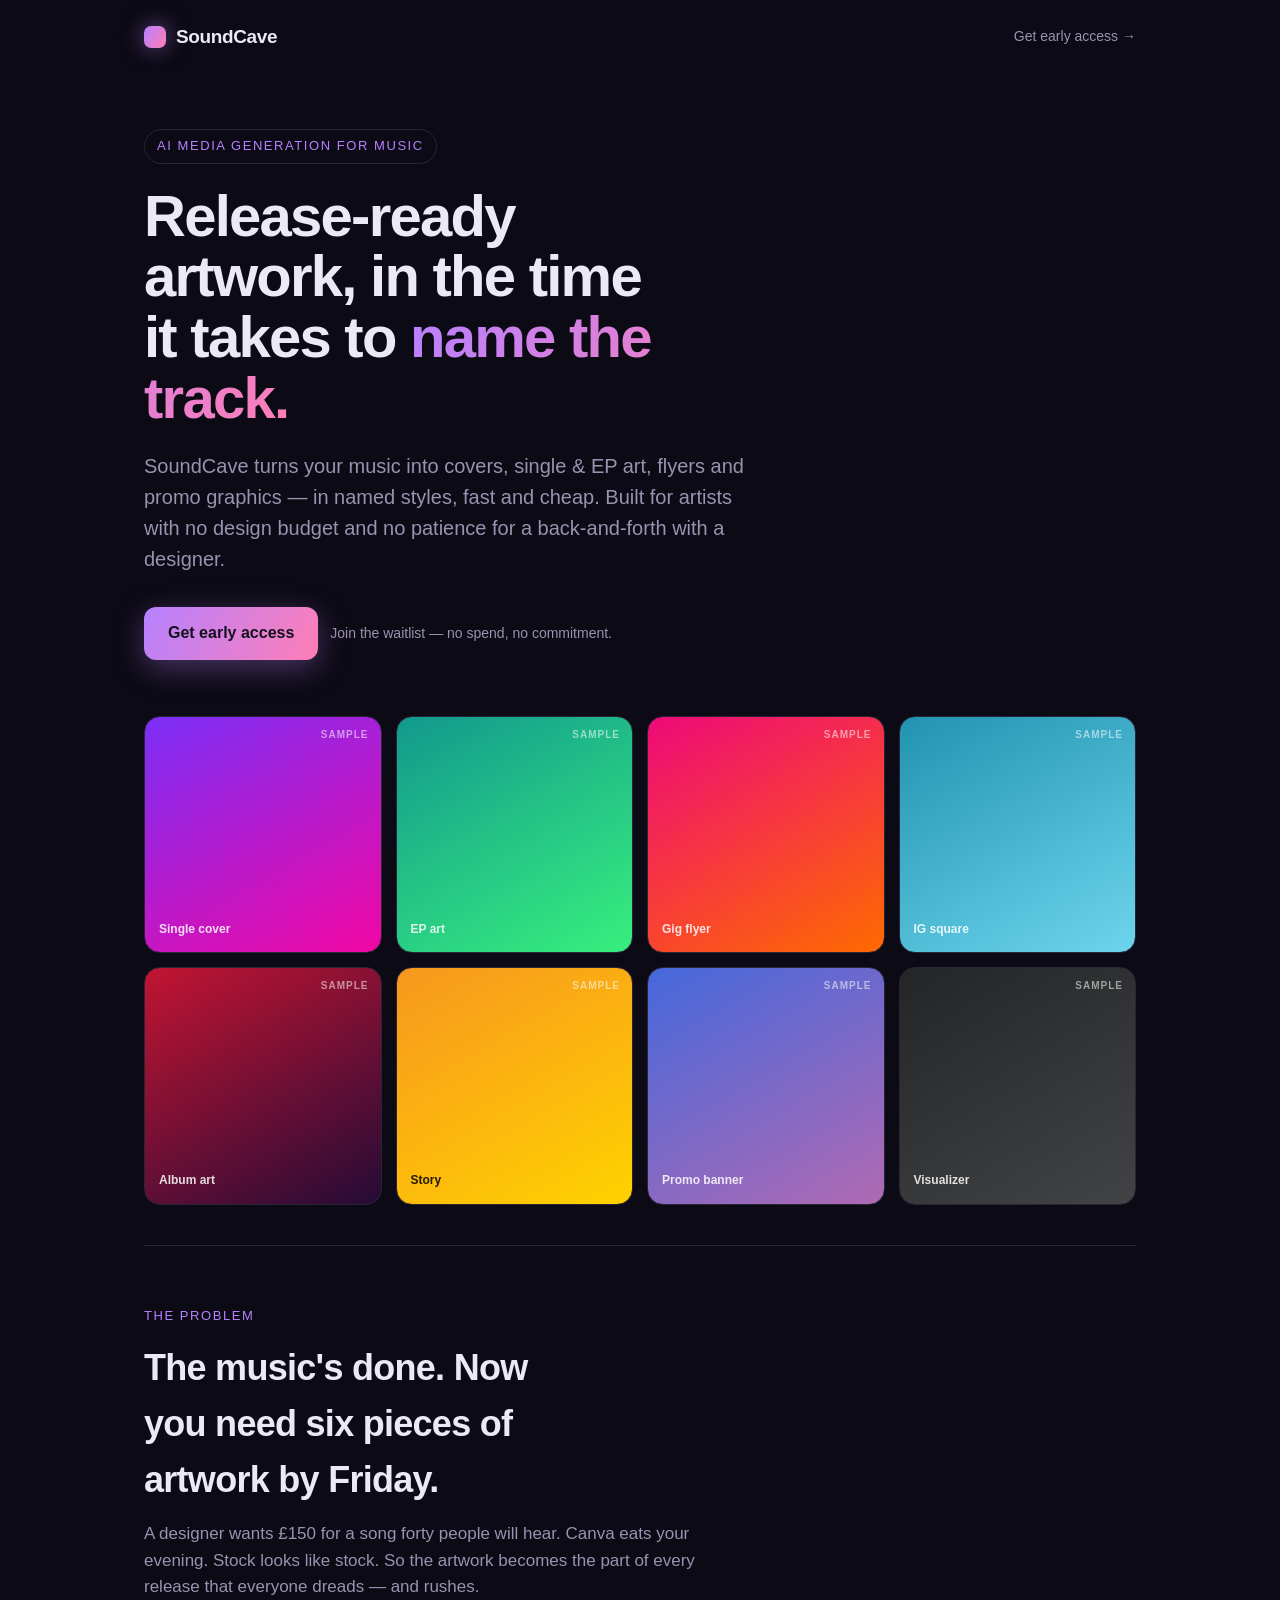
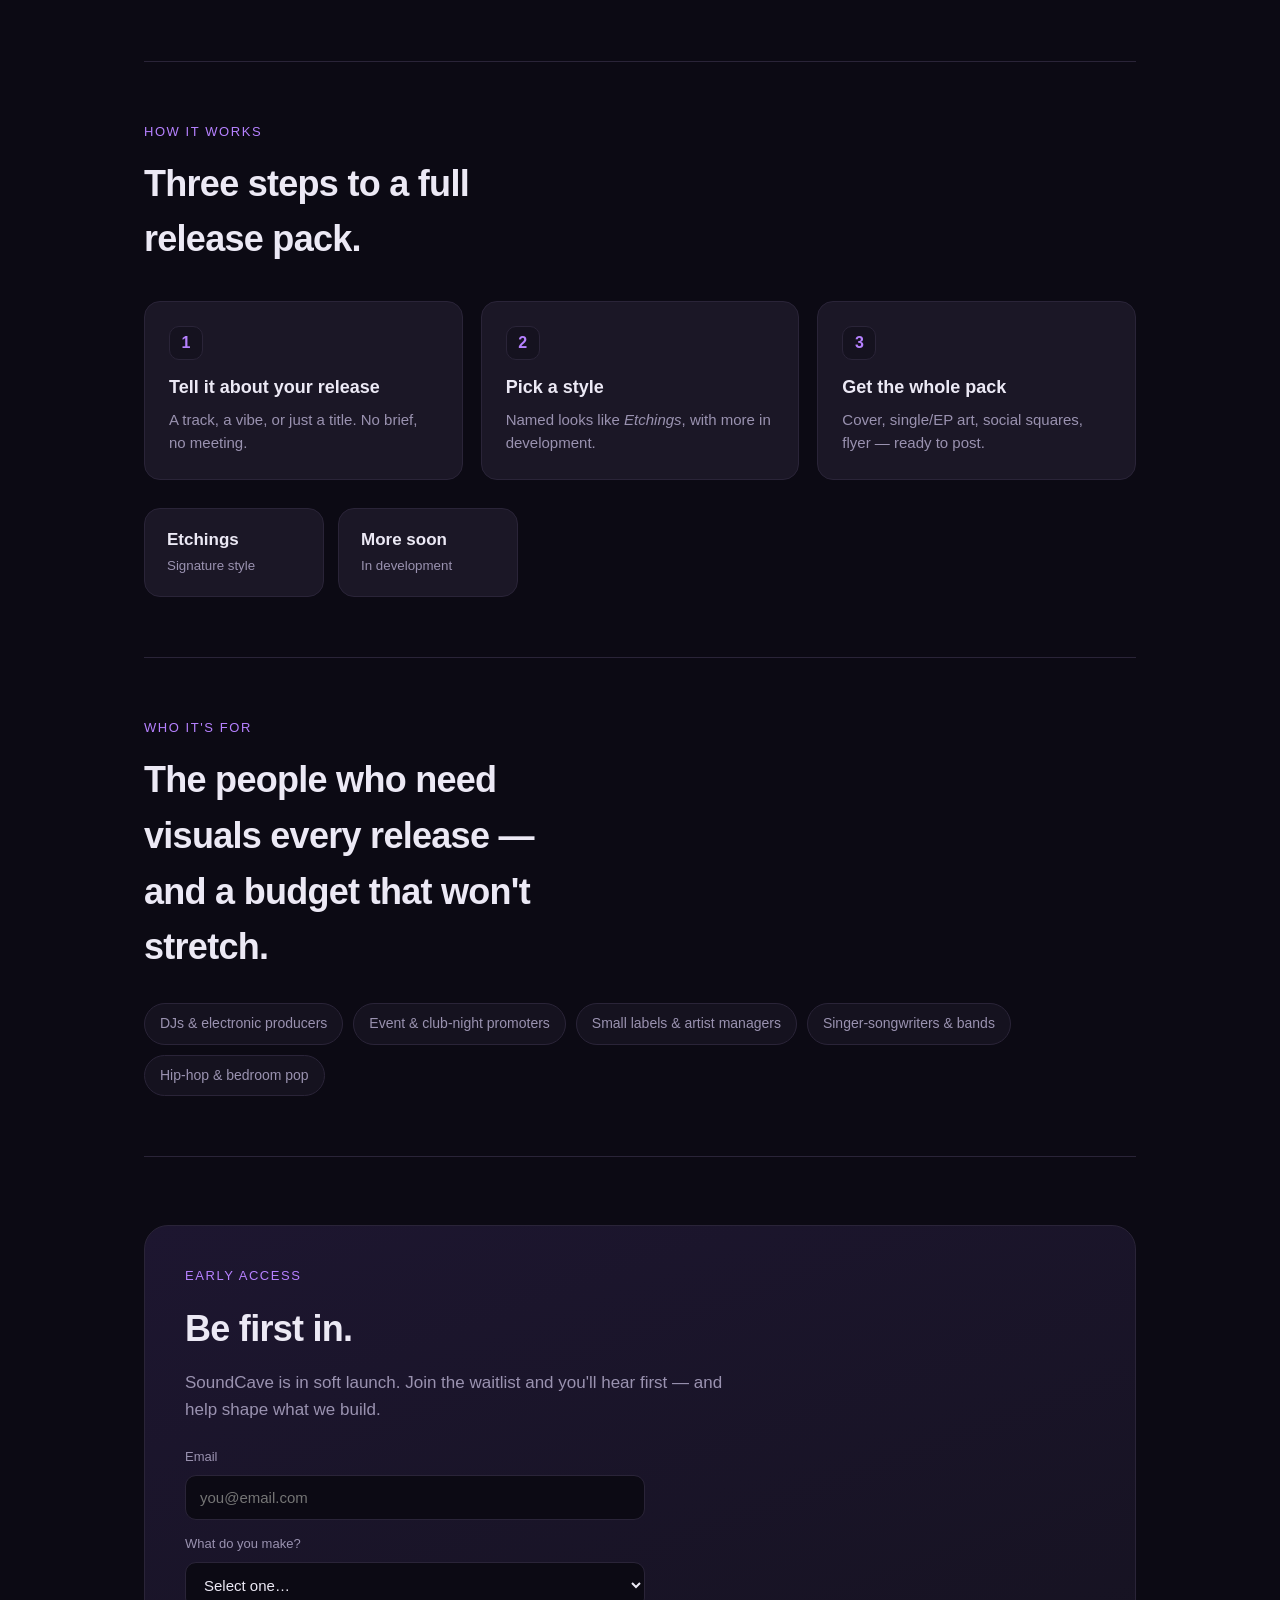
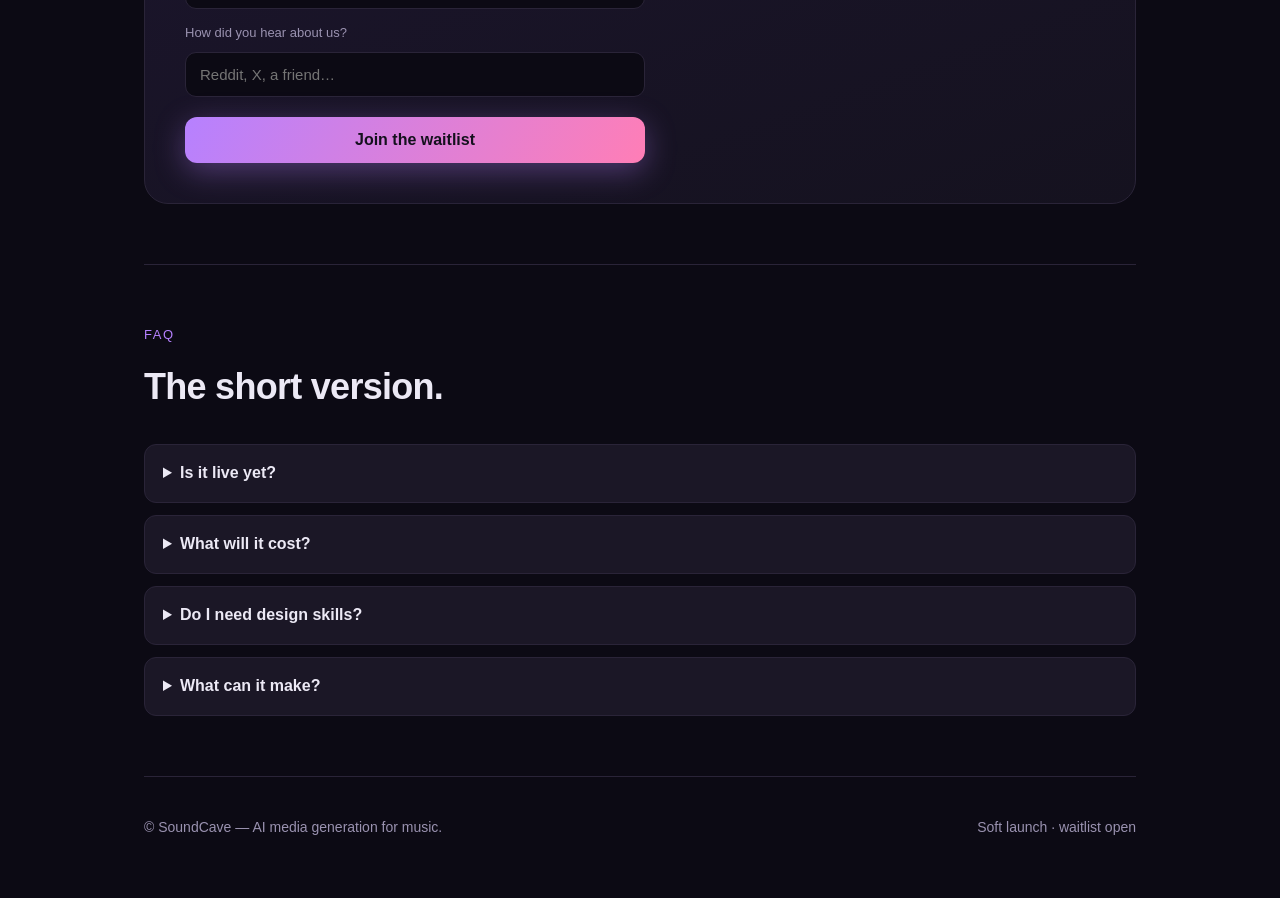
<file: gtm/landing/index.html>
<!DOCTYPE html>
<!--
  SoundCave — waitlist landing page (front-end mock).
  Self-contained: no build step, no external deps. Open directly in a browser.
  The form is front-end only; on submit it shows a thank-you state and logs the
  payload to the console. Wire to a real backend (Formspree / Google Sheets / your API)
  before going live. Copy source: ./landing-copy.md
-->
<html lang="en">
<head>
<meta charset="UTF-8" />
<meta name="viewport" content="width=device-width, initial-scale=1.0" />
<title>SoundCave — release-ready artwork, in seconds</title>
<meta name="description" content="AI media generation for music. Covers, single & EP art, flyers and promo graphics in named styles — fast and cheap. Join the early-access waitlist." />
<style>
  :root {
    --bg: #0c0a14;
    --bg-soft: #15121f;
    --card: #1b1726;
    --line: #2a2438;
    --text: #ece9f5;
    --muted: #9a92b0;
    --accent: #b681ff;
    --accent-2: #ff7eb6;
    --accent-grad: linear-gradient(120deg, #b681ff 0%, #ff7eb6 100%);
    --radius: 16px;
  }
  * { box-sizing: border-box; margin: 0; padding: 0; }
  html { scroll-behavior: smooth; }
  body {
    font-family: -apple-system, BlinkMacSystemFont, "Segoe UI", Roboto, Helvetica, Arial, sans-serif;
    background: radial-gradient(1200px 600px at 70% -10%, #271d3d 0%, var(--bg) 55%);
    color: var(--text);
    line-height: 1.55;
    -webkit-font-smoothing: antialiased;
  }
  .wrap { max-width: 1040px; margin: 0 auto; padding: 0 24px; }
  a { color: inherit; }

  /* nav */
  nav { display: flex; align-items: center; justify-content: space-between; padding: 22px 0; }
  .brand { display: flex; align-items: center; gap: 10px; font-weight: 700; letter-spacing: -0.02em; font-size: 19px; }
  .brand .dot { width: 22px; height: 22px; border-radius: 7px; background: var(--accent-grad); box-shadow: 0 0 22px rgba(182,129,255,.55); }
  .nav-cta { font-size: 14px; color: var(--muted); text-decoration: none; }
  .nav-cta:hover { color: var(--text); }

  /* hero */
  header { padding: 56px 0 40px; }
  .eyebrow { display: inline-block; font-size: 13px; letter-spacing: .12em; text-transform: uppercase; color: var(--accent); border: 1px solid var(--line); padding: 6px 12px; border-radius: 999px; margin-bottom: 22px; }
  h1 { font-size: clamp(34px, 5.5vw, 58px); line-height: 1.05; letter-spacing: -0.03em; font-weight: 800; max-width: 16ch; }
  h1 .grad { background: var(--accent-grad); -webkit-background-clip: text; background-clip: text; color: transparent; }
  .sub { margin-top: 22px; font-size: clamp(16px, 2vw, 20px); color: var(--muted); max-width: 56ch; }

  .cta-row { margin-top: 32px; display: flex; flex-wrap: wrap; gap: 12px; align-items: center; }
  .btn { display: inline-flex; align-items: center; gap: 8px; background: var(--accent-grad); color: #14101d; font-weight: 700; border: none; padding: 14px 24px; border-radius: 12px; font-size: 16px; cursor: pointer; text-decoration: none; transition: transform .12s ease, box-shadow .12s ease; box-shadow: 0 8px 30px rgba(182,129,255,.35); }
  .btn:hover { transform: translateY(-1px); box-shadow: 0 12px 36px rgba(255,126,182,.4); }
  .cta-note { font-size: 14px; color: var(--muted); }

  /* showcase grid */
  .showcase { display: grid; grid-template-columns: repeat(4, 1fr); gap: 14px; margin-top: 56px; }
  .tile { aspect-ratio: 1; border-radius: var(--radius); border: 1px solid var(--line); position: relative; overflow: hidden; display: flex; align-items: flex-end; padding: 14px; font-size: 12px; color: rgba(255,255,255,.85); font-weight: 600; }
  .tile span { position: relative; z-index: 2; }
  .tile::after { content: "sample"; position: absolute; top: 10px; right: 12px; font-size: 10px; letter-spacing: .1em; text-transform: uppercase; color: rgba(255,255,255,.55); z-index: 2; }
  .t1 { background: linear-gradient(150deg, #7b2ff7, #f107a3); }
  .t2 { background: linear-gradient(150deg, #11998e, #38ef7d); }
  .t3 { background: linear-gradient(150deg, #ee0979, #ff6a00); }
  .t4 { background: linear-gradient(150deg, #2193b0, #6dd5ed); }
  .t5 { background: linear-gradient(150deg, #c31432, #240b36); }
  .t6 { background: linear-gradient(150deg, #f7971e, #ffd200); color:#241a00; }
  .t7 { background: linear-gradient(150deg, #4568dc, #b06ab3); }
  .t8 { background: linear-gradient(150deg, #232526, #414345); }

  /* sections */
  section { padding: 60px 0; border-top: 1px solid var(--line); }
  .kicker { font-size: 13px; letter-spacing: .12em; text-transform: uppercase; color: var(--accent); margin-bottom: 14px; }
  h2 { font-size: clamp(26px, 3.4vw, 36px); letter-spacing: -0.02em; max-width: 22ch; }
  .lead { color: var(--muted); margin-top: 14px; max-width: 60ch; font-size: 17px; }

  .steps { display: grid; grid-template-columns: repeat(3, 1fr); gap: 18px; margin-top: 34px; }
  .step { background: var(--card); border: 1px solid var(--line); border-radius: var(--radius); padding: 24px; }
  .step .num { width: 34px; height: 34px; border-radius: 10px; background: var(--bg-soft); border: 1px solid var(--line); display: grid; place-items: center; color: var(--accent); font-weight: 700; margin-bottom: 14px; }
  .step h3 { font-size: 18px; margin-bottom: 6px; }
  .step p { color: var(--muted); font-size: 15px; }

  .who { display: flex; flex-wrap: wrap; gap: 10px; margin-top: 28px; }
  .chip { border: 1px solid var(--line); background: var(--bg-soft); color: var(--muted); padding: 9px 15px; border-radius: 999px; font-size: 14px; }

  .styles { display: flex; gap: 14px; flex-wrap: wrap; margin-top: 28px; }
  .style { border: 1px solid var(--line); border-radius: var(--radius); padding: 18px 22px; background: var(--card); min-width: 180px; }
  .style b { display: block; font-size: 17px; }
  .style small { color: var(--muted); }

  /* form */
  .signup { background: linear-gradient(160deg, #1d1630, #15121f); border: 1px solid var(--line); border-radius: 24px; padding: 40px; margin-top: 8px; }
  form { display: grid; gap: 14px; max-width: 460px; margin-top: 24px; }
  label { font-size: 13px; color: var(--muted); margin-bottom: -6px; }
  input, select { background: var(--bg); border: 1px solid var(--line); color: var(--text); padding: 13px 14px; border-radius: 11px; font-size: 15px; font-family: inherit; }
  input:focus, select:focus { outline: none; border-color: var(--accent); }
  form .btn { justify-content: center; margin-top: 6px; }
  .ok { display: none; background: var(--bg); border: 1px solid var(--accent); border-radius: 12px; padding: 18px; margin-top: 24px; color: var(--text); max-width: 460px; }
  .ok.show { display: block; }

  /* faq */
  .faq { margin-top: 30px; display: grid; gap: 12px; }
  details { background: var(--card); border: 1px solid var(--line); border-radius: 12px; padding: 16px 18px; }
  summary { cursor: pointer; font-weight: 600; }
  details p { color: var(--muted); margin-top: 10px; }

  footer { padding: 40px 0 60px; color: var(--muted); font-size: 14px; border-top: 1px solid var(--line); display: flex; justify-content: space-between; flex-wrap: wrap; gap: 10px; }

  @media (max-width: 760px) {
    .showcase { grid-template-columns: repeat(2, 1fr); }
    .steps { grid-template-columns: 1fr; }
  }
</style>
</head>
<body>
<div class="wrap">

  <nav>
    <div class="brand"><span class="dot"></span> SoundCave</div>
    <a class="nav-cta" href="#waitlist">Get early access →</a>
  </nav>

  <header>
    <span class="eyebrow">AI media generation for music</span>
    <h1>Release-ready artwork, in the time it takes to <span class="grad">name the track.</span></h1>
    <p class="sub">SoundCave turns your music into covers, single &amp; EP art, flyers and promo graphics — in named styles, fast and cheap. Built for artists with no design budget and no patience for a back-and-forth with a designer.</p>
    <div class="cta-row">
      <a class="btn" href="#waitlist">Get early access</a>
      <span class="cta-note">Join the waitlist — no spend, no commitment.</span>
    </div>

    <div class="showcase" aria-label="Sample outputs (placeholders)">
      <div class="tile t1"><span>Single cover</span></div>
      <div class="tile t2"><span>EP art</span></div>
      <div class="tile t3"><span>Gig flyer</span></div>
      <div class="tile t4"><span>IG square</span></div>
      <div class="tile t5"><span>Album art</span></div>
      <div class="tile t6"><span>Story</span></div>
      <div class="tile t7"><span>Promo banner</span></div>
      <div class="tile t8"><span>Visualizer</span></div>
    </div>
  </header>

  <section id="problem">
    <p class="kicker">The problem</p>
    <h2>The music's done. Now you need six pieces of artwork by Friday.</h2>
    <p class="lead">A designer wants £150 for a song forty people will hear. Canva eats your evening. Stock looks like stock. So the artwork becomes the part of every release that everyone dreads — and rushes.</p>
  </section>

  <section id="how">
    <p class="kicker">How it works</p>
    <h2>Three steps to a full release pack.</h2>
    <div class="steps">
      <div class="step"><div class="num">1</div><h3>Tell it about your release</h3><p>A track, a vibe, or just a title. No brief, no meeting.</p></div>
      <div class="step"><div class="num">2</div><h3>Pick a style</h3><p>Named looks like <em>Etchings</em>, with more in development.</p></div>
      <div class="step"><div class="num">3</div><h3>Get the whole pack</h3><p>Cover, single/EP art, social squares, flyer — ready to post.</p></div>
    </div>

    <div class="styles">
      <div class="style"><b>Etchings</b><small>Signature style</small></div>
      <div class="style"><b>More soon</b><small>In development</small></div>
    </div>
  </section>

  <section id="who">
    <p class="kicker">Who it's for</p>
    <h2>The people who need visuals every release — and a budget that won't stretch.</h2>
    <div class="who">
      <span class="chip">DJs &amp; electronic producers</span>
      <span class="chip">Event &amp; club-night promoters</span>
      <span class="chip">Small labels &amp; artist managers</span>
      <span class="chip">Singer-songwriters &amp; bands</span>
      <span class="chip">Hip-hop &amp; bedroom pop</span>
    </div>
  </section>

  <section id="waitlist">
    <div class="signup">
      <p class="kicker">Early access</p>
      <h2>Be first in.</h2>
      <p class="lead">SoundCave is in soft launch. Join the waitlist and you'll hear first — and help shape what we build.</p>

      <form id="waitlist-form">
        <label for="email">Email</label>
        <input type="email" id="email" name="email" placeholder="you@email.com" required />

        <label for="role">What do you make?</label>
        <select id="role" name="role">
          <option value="">Select one…</option>
          <option>DJ / producer</option>
          <option>Promoter</option>
          <option>Label / manager</option>
          <option>Artist (singer-songwriter, band, hip-hop, etc.)</option>
          <option>Other</option>
        </select>

        <label for="source">How did you hear about us?</label>
        <input type="text" id="source" name="source" placeholder="Reddit, X, a friend…" />

        <button class="btn" type="submit">Join the waitlist</button>
      </form>

      <div class="ok" id="ok">
        <strong>You're on the list. 🎧</strong><br />
        We'll be in touch the moment early access opens. <em>(Demo: this form isn't wired to a backend yet — your details were logged to the console, not sent anywhere.)</em>
      </div>
    </div>
  </section>

  <section id="faq">
    <p class="kicker">FAQ</p>
    <h2>The short version.</h2>
    <div class="faq">
      <details><summary>Is it live yet?</summary><p>Not yet — this is the early-access waitlist for the soft launch.</p></details>
      <details><summary>What will it cost?</summary><p>Built to be cheap for people with no design budget. Pricing is still TBD; waitlisters hear first.</p></details>
      <details><summary>Do I need design skills?</summary><p>No. That's the entire point.</p></details>
      <details><summary>What can it make?</summary><p>Covers, single/EP art, promo graphics, social posts and flyers — in named styles.</p></details>
    </div>
  </section>

  <footer>
    <span>© SoundCave — AI media generation for music.</span>
    <span>Soft launch · waitlist open</span>
  </footer>

</div>

<script>
  // Front-end only. Replace this with a real POST (Formspree / Google Sheets / your API).
  document.getElementById('waitlist-form').addEventListener('submit', function (e) {
    e.preventDefault();
    var payload = {
      email: this.email.value,
      role: this.role.value,
      source: this.source.value, // zero-click attribution signal — see growth-strategy.md
    };
    console.log('[waitlist] would submit:', payload);
    this.style.display = 'none';
    document.getElementById('ok').classList.add('show');
  });
</script>
</body>
</html>
</file>
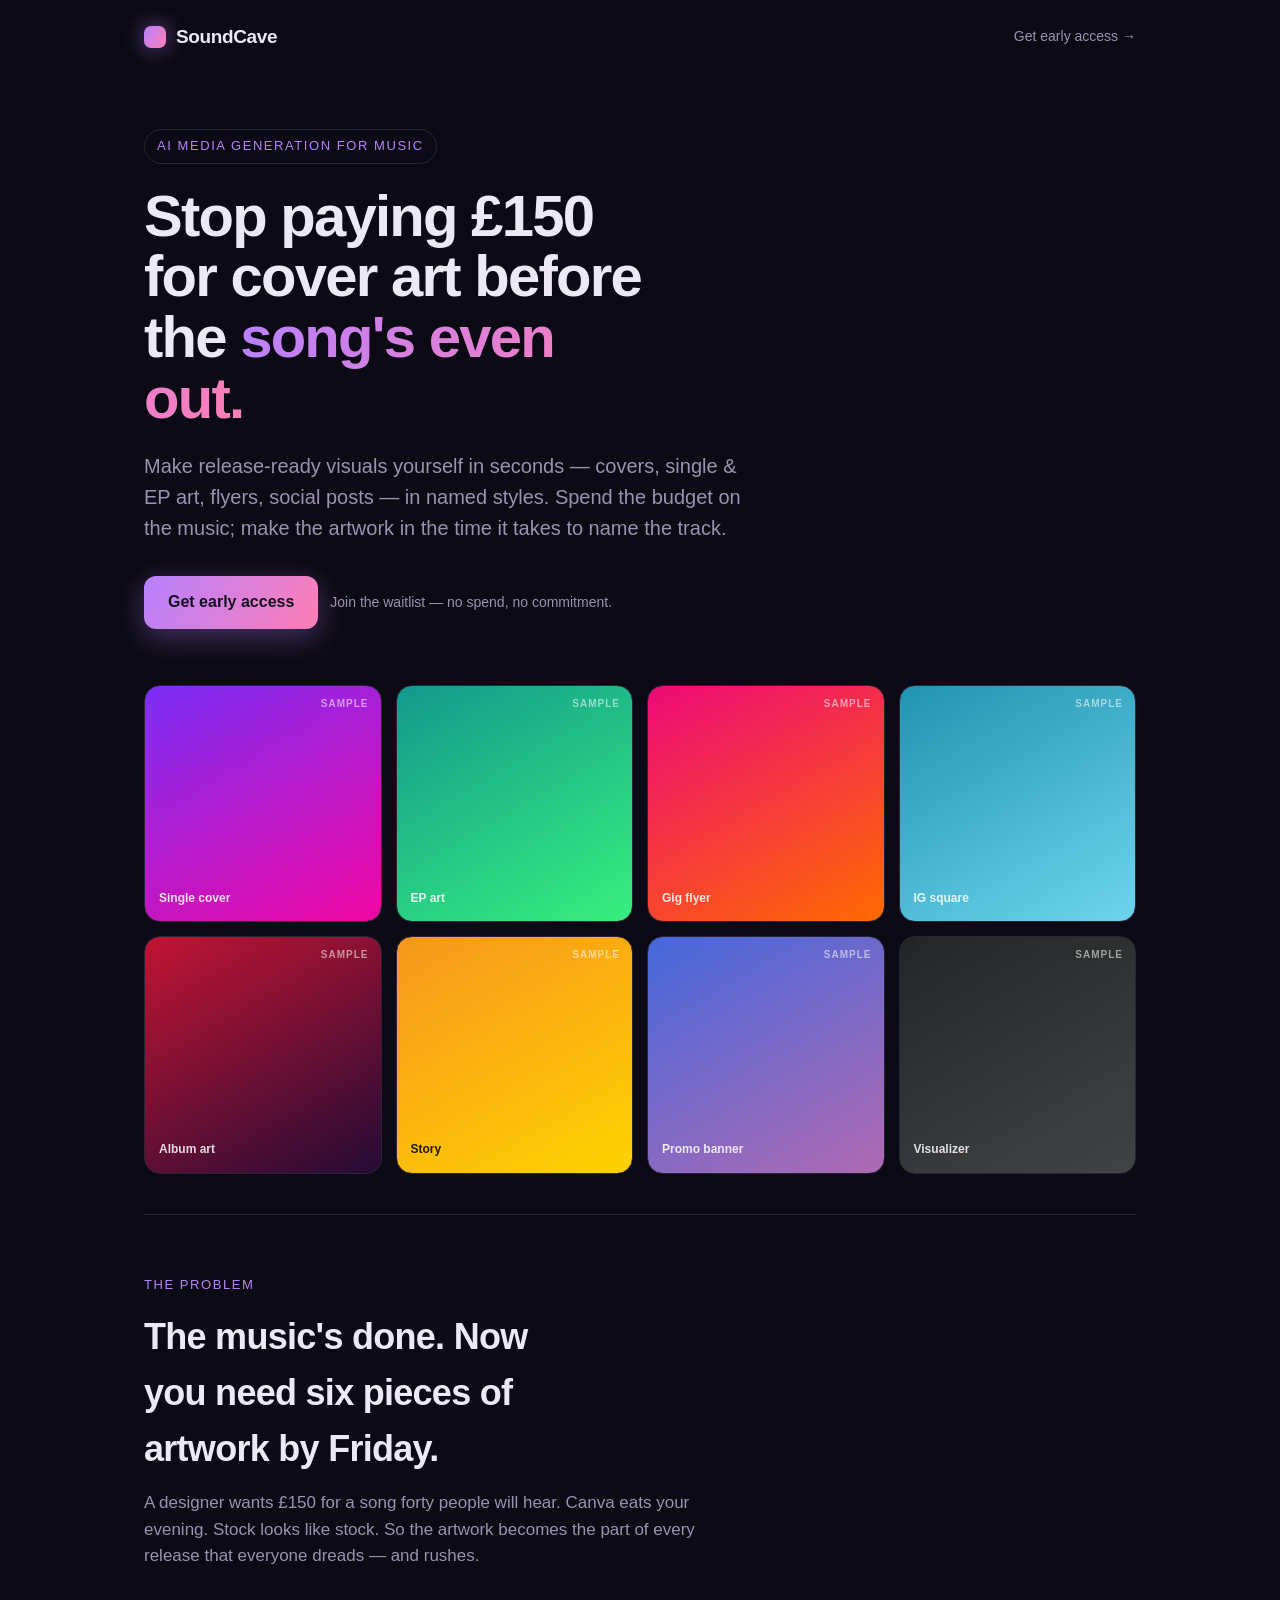
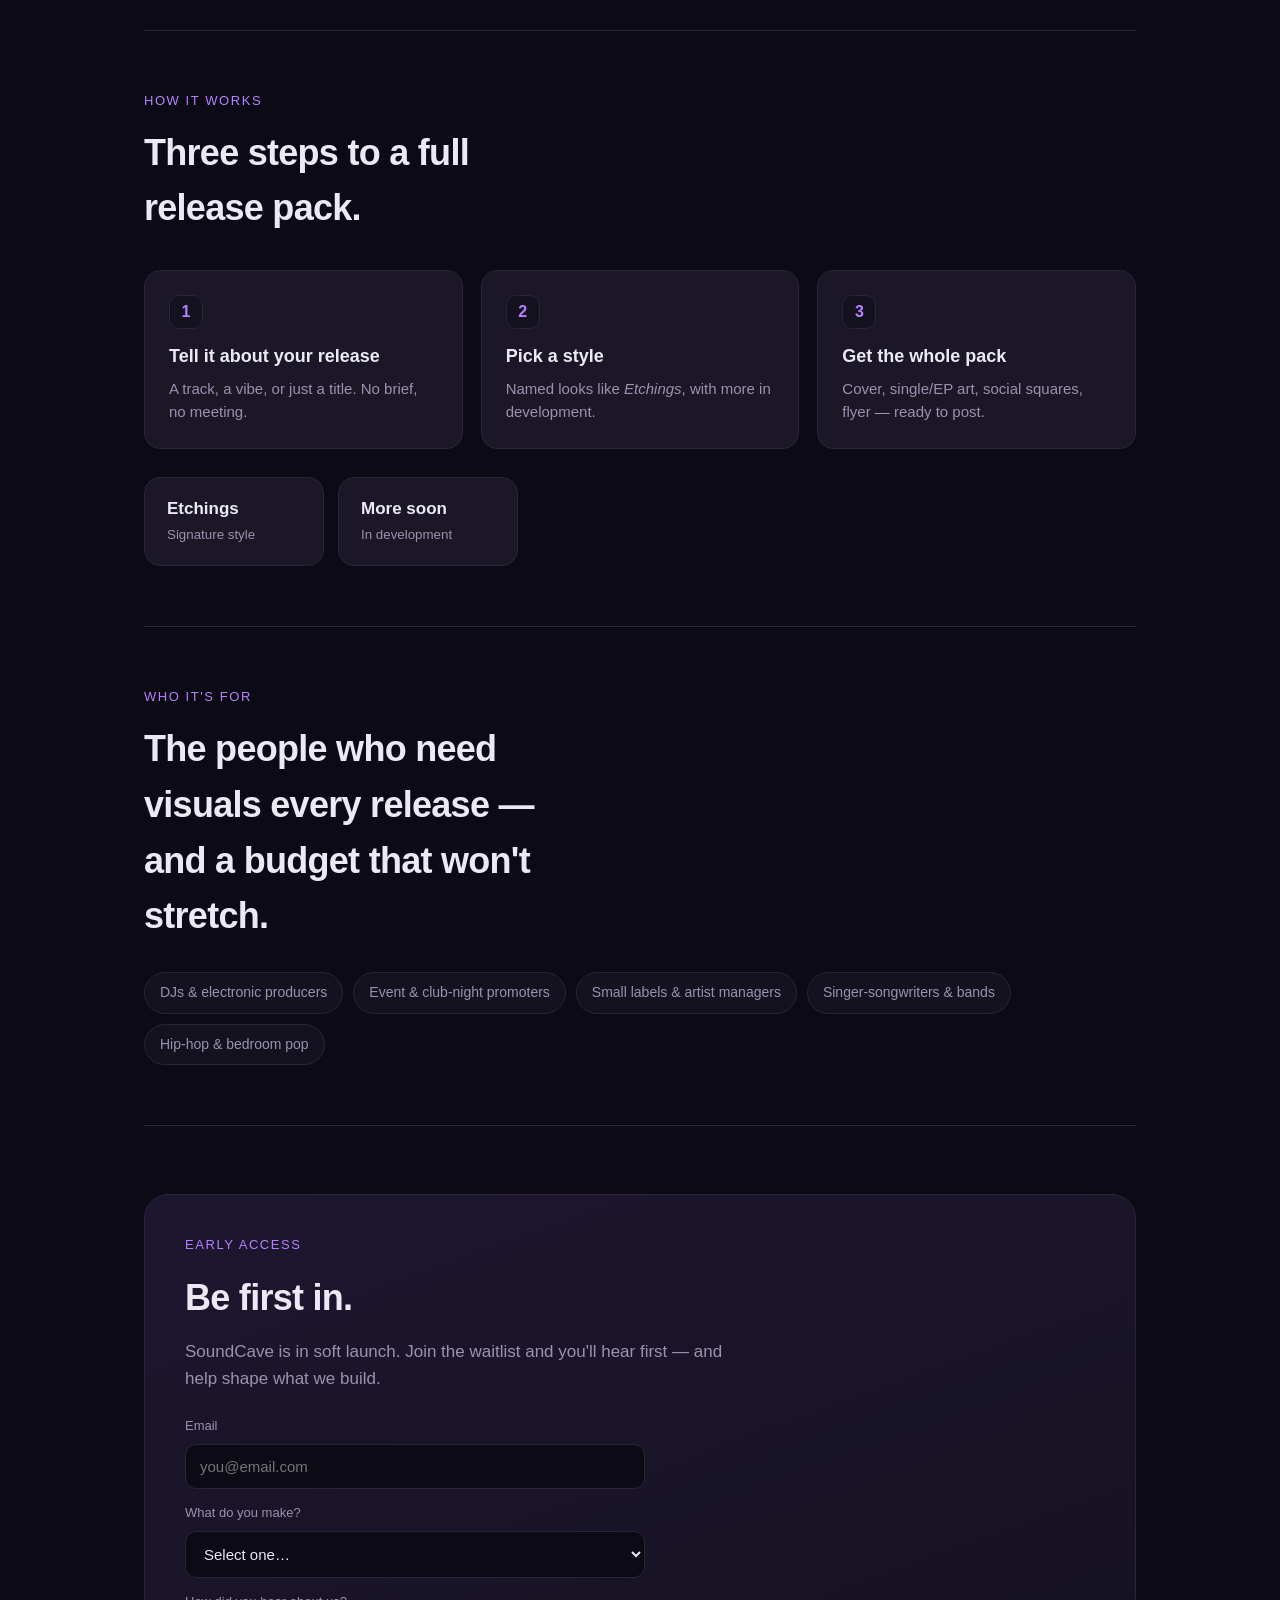
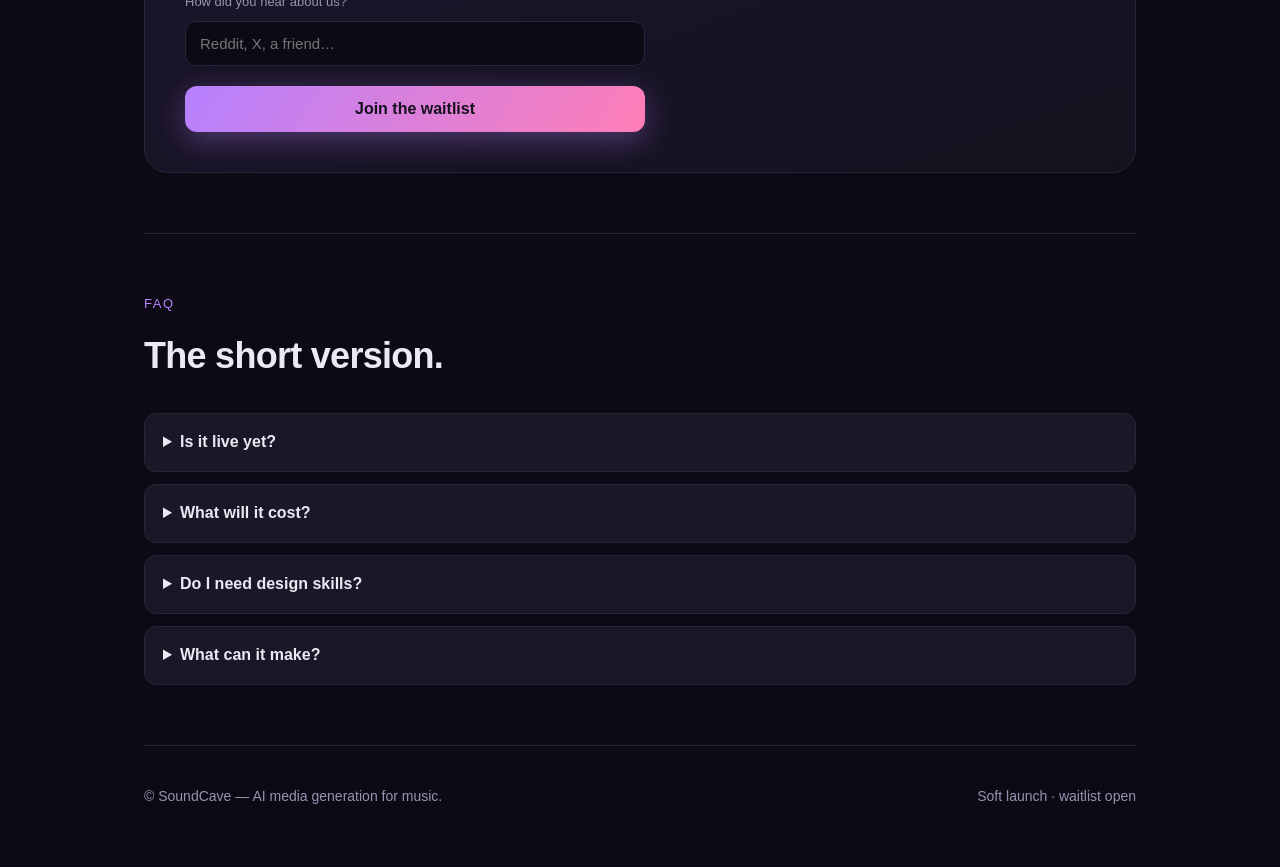
<file: gtm/landing/variants/contrarian/index.html>
<!DOCTYPE html>
<!--
  HOOK-TEST VARIANT: "contrarian" — leads with a strong opinion (don't overspend early).
  Identical to the control except the hero block + data-variant. Shared styles/JS.
  See ../../README.md for the test setup.
-->
<html lang="en">
<head>
<meta charset="UTF-8" />
<meta name="viewport" content="width=device-width, initial-scale=1.0" />
<title>SoundCave — stop overpaying for cover art</title>
<meta name="description" content="AI media generation for music. Covers, single & EP art, flyers and promo graphics in named styles — fast and cheap. Join the early-access waitlist." />
<link rel="stylesheet" href="../../styles.css" />
</head>
<body data-variant="contrarian">
<div class="wrap">

  <nav>
    <div class="brand"><span class="dot"></span> SoundCave</div>
    <a class="nav-cta" href="#waitlist">Get early access →</a>
  </nav>

  <header>
    <span class="eyebrow">AI media generation for music</span>
    <h1>Stop paying £150 for cover art before the <span class="grad">song's even out.</span></h1>
    <p class="sub">Make release-ready visuals yourself in seconds — covers, single &amp; EP art, flyers, social posts — in named styles. Spend the budget on the music; make the artwork in the time it takes to name the track.</p>
    <div class="cta-row">
      <a class="btn" href="#waitlist">Get early access</a>
      <span class="cta-note">Join the waitlist — no spend, no commitment.</span>
    </div>

    <div class="showcase" aria-label="Sample outputs (placeholders)">
      <div class="tile t1"><span>Single cover</span></div>
      <div class="tile t2"><span>EP art</span></div>
      <div class="tile t3"><span>Gig flyer</span></div>
      <div class="tile t4"><span>IG square</span></div>
      <div class="tile t5"><span>Album art</span></div>
      <div class="tile t6"><span>Story</span></div>
      <div class="tile t7"><span>Promo banner</span></div>
      <div class="tile t8"><span>Visualizer</span></div>
    </div>
  </header>

  <section id="problem">
    <p class="kicker">The problem</p>
    <h2>The music's done. Now you need six pieces of artwork by Friday.</h2>
    <p class="lead">A designer wants £150 for a song forty people will hear. Canva eats your evening. Stock looks like stock. So the artwork becomes the part of every release that everyone dreads — and rushes.</p>
  </section>

  <section id="how">
    <p class="kicker">How it works</p>
    <h2>Three steps to a full release pack.</h2>
    <div class="steps">
      <div class="step"><div class="num">1</div><h3>Tell it about your release</h3><p>A track, a vibe, or just a title. No brief, no meeting.</p></div>
      <div class="step"><div class="num">2</div><h3>Pick a style</h3><p>Named looks like <em>Etchings</em>, with more in development.</p></div>
      <div class="step"><div class="num">3</div><h3>Get the whole pack</h3><p>Cover, single/EP art, social squares, flyer — ready to post.</p></div>
    </div>

    <div class="styles">
      <div class="style"><b>Etchings</b><small>Signature style</small></div>
      <div class="style"><b>More soon</b><small>In development</small></div>
    </div>
  </section>

  <section id="who">
    <p class="kicker">Who it's for</p>
    <h2>The people who need visuals every release — and a budget that won't stretch.</h2>
    <div class="who">
      <span class="chip">DJs &amp; electronic producers</span>
      <span class="chip">Event &amp; club-night promoters</span>
      <span class="chip">Small labels &amp; artist managers</span>
      <span class="chip">Singer-songwriters &amp; bands</span>
      <span class="chip">Hip-hop &amp; bedroom pop</span>
    </div>
  </section>

  <section id="waitlist">
    <div class="signup">
      <p class="kicker">Early access</p>
      <h2>Be first in.</h2>
      <p class="lead">SoundCave is in soft launch. Join the waitlist and you'll hear first — and help shape what we build.</p>

      <form id="waitlist-form">
        <label for="email">Email</label>
        <input type="email" id="email" name="email" placeholder="you@email.com" required />

        <label for="role">What do you make?</label>
        <select id="role" name="role">
          <option value="">Select one…</option>
          <option>DJ / producer</option>
          <option>Promoter</option>
          <option>Label / manager</option>
          <option>Artist (singer-songwriter, band, hip-hop, etc.)</option>
          <option>Other</option>
        </select>

        <label for="source">How did you hear about us?</label>
        <input type="text" id="source" name="source" placeholder="Reddit, X, a friend…" />

        <button class="btn" type="submit">Join the waitlist</button>
      </form>

      <div class="ok" id="ok">
        <strong>You're on the list. 🎧</strong><br />
        We'll be in touch the moment early access opens. <em>(Demo: this form isn't wired to a backend yet — your details were logged to the console, not sent anywhere.)</em>
      </div>
    </div>
  </section>

  <section id="faq">
    <p class="kicker">FAQ</p>
    <h2>The short version.</h2>
    <div class="faq">
      <details><summary>Is it live yet?</summary><p>Not yet — this is the early-access waitlist for the soft launch.</p></details>
      <details><summary>What will it cost?</summary><p>Built to be cheap for people with no design budget. Pricing is still TBD; waitlisters hear first.</p></details>
      <details><summary>Do I need design skills?</summary><p>No. That's the entire point.</p></details>
      <details><summary>What can it make?</summary><p>Covers, single/EP art, promo graphics, social posts and flyers — in named styles.</p></details>
    </div>
  </section>

  <footer>
    <span>© SoundCave — AI media generation for music.</span>
    <span>Soft launch · waitlist open</span>
  </footer>

</div>
<script src="../../app.js"></script>
</body>
</html>
</file>
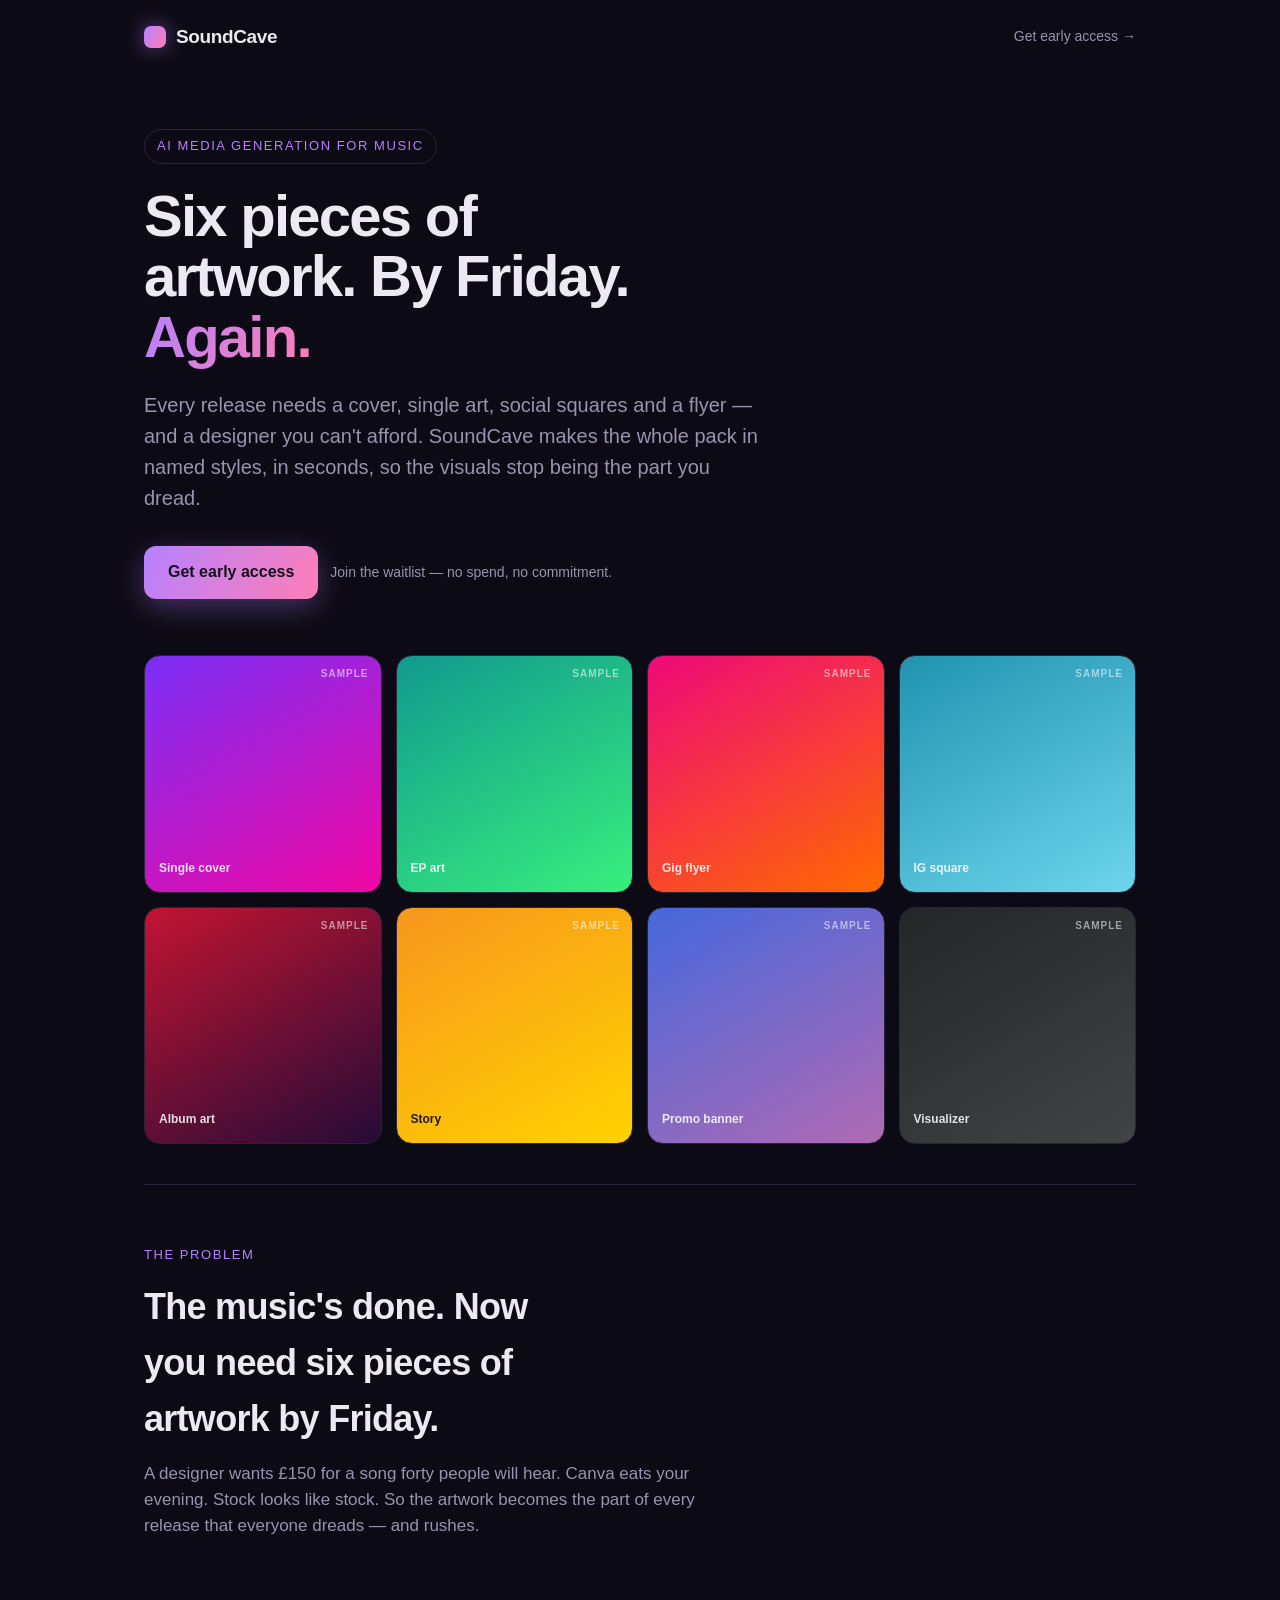
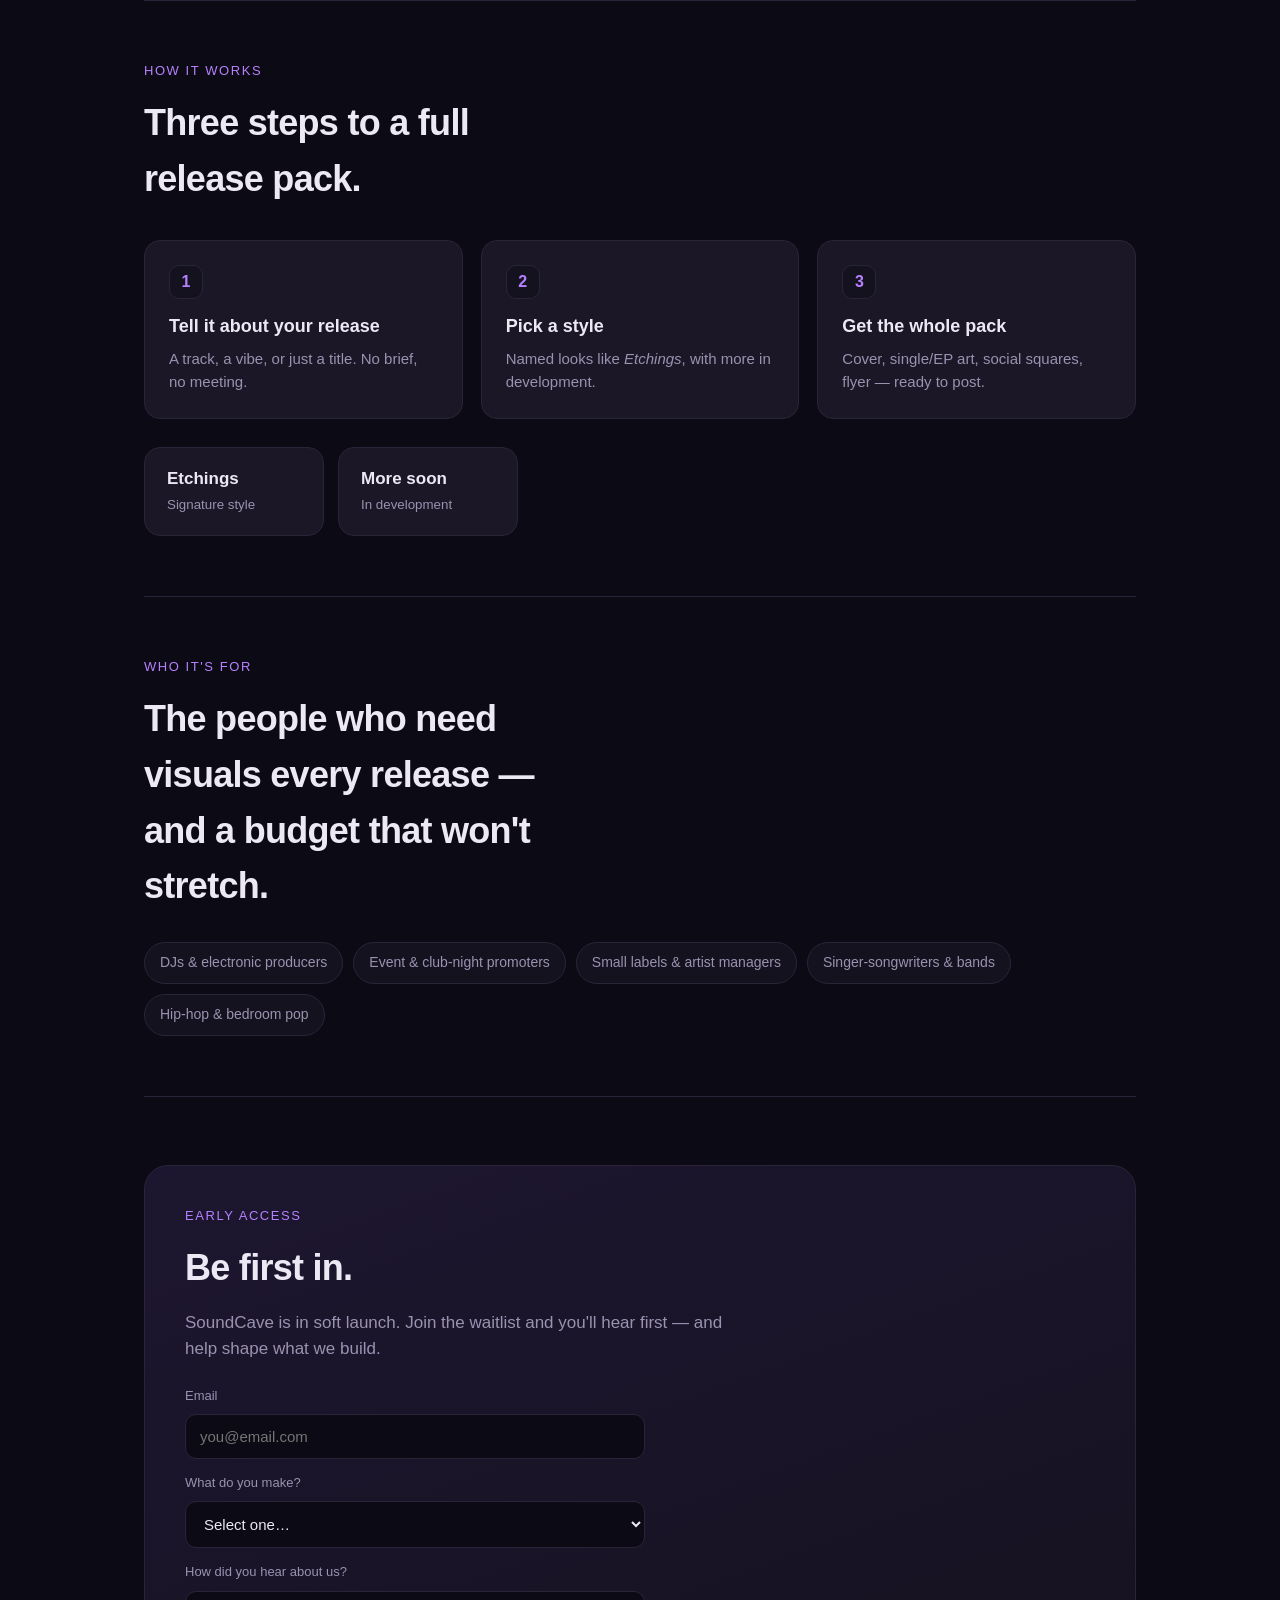
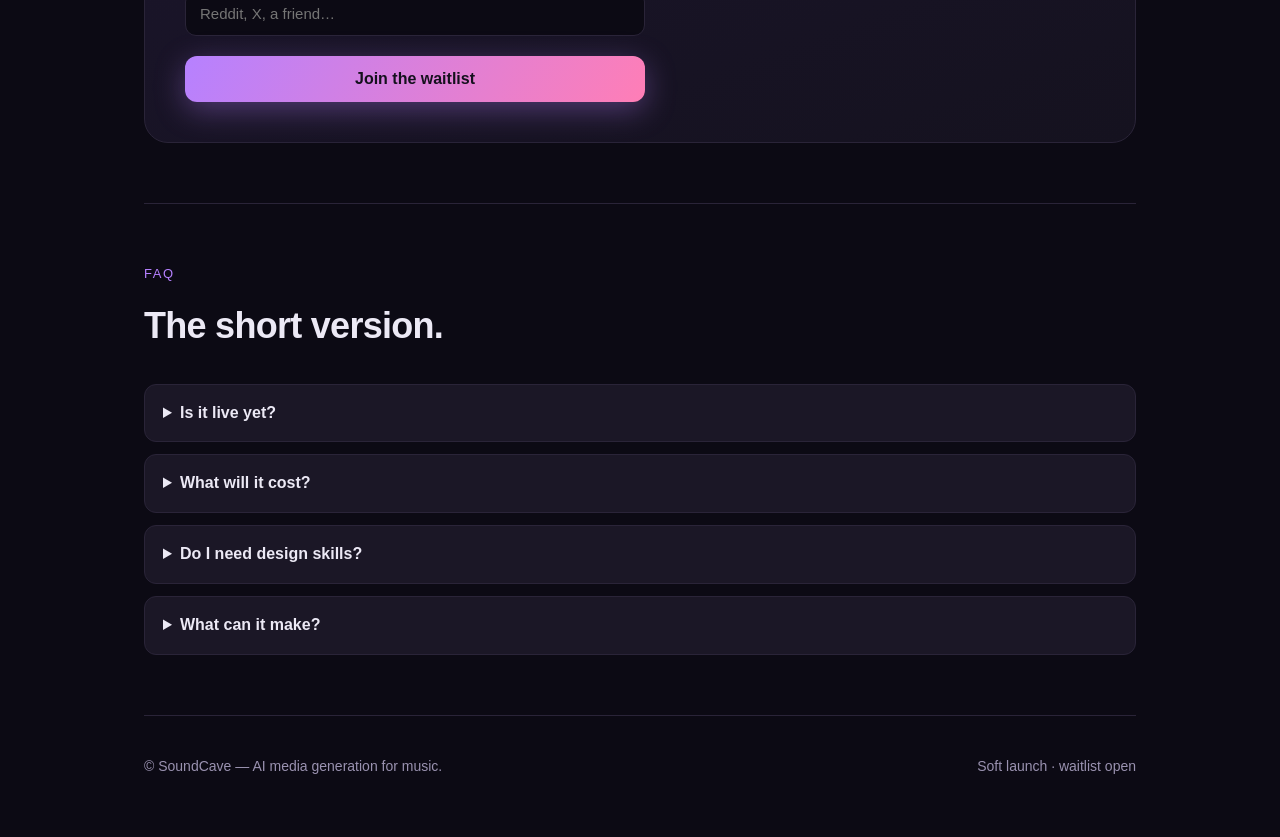
<file: gtm/landing/variants/pain-point/index.html>
<!DOCTYPE html>
<!--
  HOOK-TEST VARIANT: "pain-point" — leads with the ache (the Friday-deadline grind).
  Identical to the control except the hero block + data-variant. Shared styles/JS.
  See ../../README.md for the test setup.
-->
<html lang="en">
<head>
<meta charset="UTF-8" />
<meta name="viewport" content="width=device-width, initial-scale=1.0" />
<title>SoundCave — six pieces of artwork, by Friday, again</title>
<meta name="description" content="AI media generation for music. Covers, single & EP art, flyers and promo graphics in named styles — fast and cheap. Join the early-access waitlist." />
<link rel="stylesheet" href="../../styles.css" />
</head>
<body data-variant="pain-point">
<div class="wrap">

  <nav>
    <div class="brand"><span class="dot"></span> SoundCave</div>
    <a class="nav-cta" href="#waitlist">Get early access →</a>
  </nav>

  <header>
    <span class="eyebrow">AI media generation for music</span>
    <h1>Six pieces of artwork. By Friday. <span class="grad">Again.</span></h1>
    <p class="sub">Every release needs a cover, single art, social squares and a flyer — and a designer you can't afford. SoundCave makes the whole pack in named styles, in seconds, so the visuals stop being the part you dread.</p>
    <div class="cta-row">
      <a class="btn" href="#waitlist">Get early access</a>
      <span class="cta-note">Join the waitlist — no spend, no commitment.</span>
    </div>

    <div class="showcase" aria-label="Sample outputs (placeholders)">
      <div class="tile t1"><span>Single cover</span></div>
      <div class="tile t2"><span>EP art</span></div>
      <div class="tile t3"><span>Gig flyer</span></div>
      <div class="tile t4"><span>IG square</span></div>
      <div class="tile t5"><span>Album art</span></div>
      <div class="tile t6"><span>Story</span></div>
      <div class="tile t7"><span>Promo banner</span></div>
      <div class="tile t8"><span>Visualizer</span></div>
    </div>
  </header>

  <section id="problem">
    <p class="kicker">The problem</p>
    <h2>The music's done. Now you need six pieces of artwork by Friday.</h2>
    <p class="lead">A designer wants £150 for a song forty people will hear. Canva eats your evening. Stock looks like stock. So the artwork becomes the part of every release that everyone dreads — and rushes.</p>
  </section>

  <section id="how">
    <p class="kicker">How it works</p>
    <h2>Three steps to a full release pack.</h2>
    <div class="steps">
      <div class="step"><div class="num">1</div><h3>Tell it about your release</h3><p>A track, a vibe, or just a title. No brief, no meeting.</p></div>
      <div class="step"><div class="num">2</div><h3>Pick a style</h3><p>Named looks like <em>Etchings</em>, with more in development.</p></div>
      <div class="step"><div class="num">3</div><h3>Get the whole pack</h3><p>Cover, single/EP art, social squares, flyer — ready to post.</p></div>
    </div>

    <div class="styles">
      <div class="style"><b>Etchings</b><small>Signature style</small></div>
      <div class="style"><b>More soon</b><small>In development</small></div>
    </div>
  </section>

  <section id="who">
    <p class="kicker">Who it's for</p>
    <h2>The people who need visuals every release — and a budget that won't stretch.</h2>
    <div class="who">
      <span class="chip">DJs &amp; electronic producers</span>
      <span class="chip">Event &amp; club-night promoters</span>
      <span class="chip">Small labels &amp; artist managers</span>
      <span class="chip">Singer-songwriters &amp; bands</span>
      <span class="chip">Hip-hop &amp; bedroom pop</span>
    </div>
  </section>

  <section id="waitlist">
    <div class="signup">
      <p class="kicker">Early access</p>
      <h2>Be first in.</h2>
      <p class="lead">SoundCave is in soft launch. Join the waitlist and you'll hear first — and help shape what we build.</p>

      <form id="waitlist-form">
        <label for="email">Email</label>
        <input type="email" id="email" name="email" placeholder="you@email.com" required />

        <label for="role">What do you make?</label>
        <select id="role" name="role">
          <option value="">Select one…</option>
          <option>DJ / producer</option>
          <option>Promoter</option>
          <option>Label / manager</option>
          <option>Artist (singer-songwriter, band, hip-hop, etc.)</option>
          <option>Other</option>
        </select>

        <label for="source">How did you hear about us?</label>
        <input type="text" id="source" name="source" placeholder="Reddit, X, a friend…" />

        <button class="btn" type="submit">Join the waitlist</button>
      </form>

      <div class="ok" id="ok">
        <strong>You're on the list. 🎧</strong><br />
        We'll be in touch the moment early access opens. <em>(Demo: this form isn't wired to a backend yet — your details were logged to the console, not sent anywhere.)</em>
      </div>
    </div>
  </section>

  <section id="faq">
    <p class="kicker">FAQ</p>
    <h2>The short version.</h2>
    <div class="faq">
      <details><summary>Is it live yet?</summary><p>Not yet — this is the early-access waitlist for the soft launch.</p></details>
      <details><summary>What will it cost?</summary><p>Built to be cheap for people with no design budget. Pricing is still TBD; waitlisters hear first.</p></details>
      <details><summary>Do I need design skills?</summary><p>No. That's the entire point.</p></details>
      <details><summary>What can it make?</summary><p>Covers, single/EP art, promo graphics, social posts and flyers — in named styles.</p></details>
    </div>
  </section>

  <footer>
    <span>© SoundCave — AI media generation for music.</span>
    <span>Soft launch · waitlist open</span>
  </footer>

</div>
<script src="../../app.js"></script>
</body>
</html>
</file>
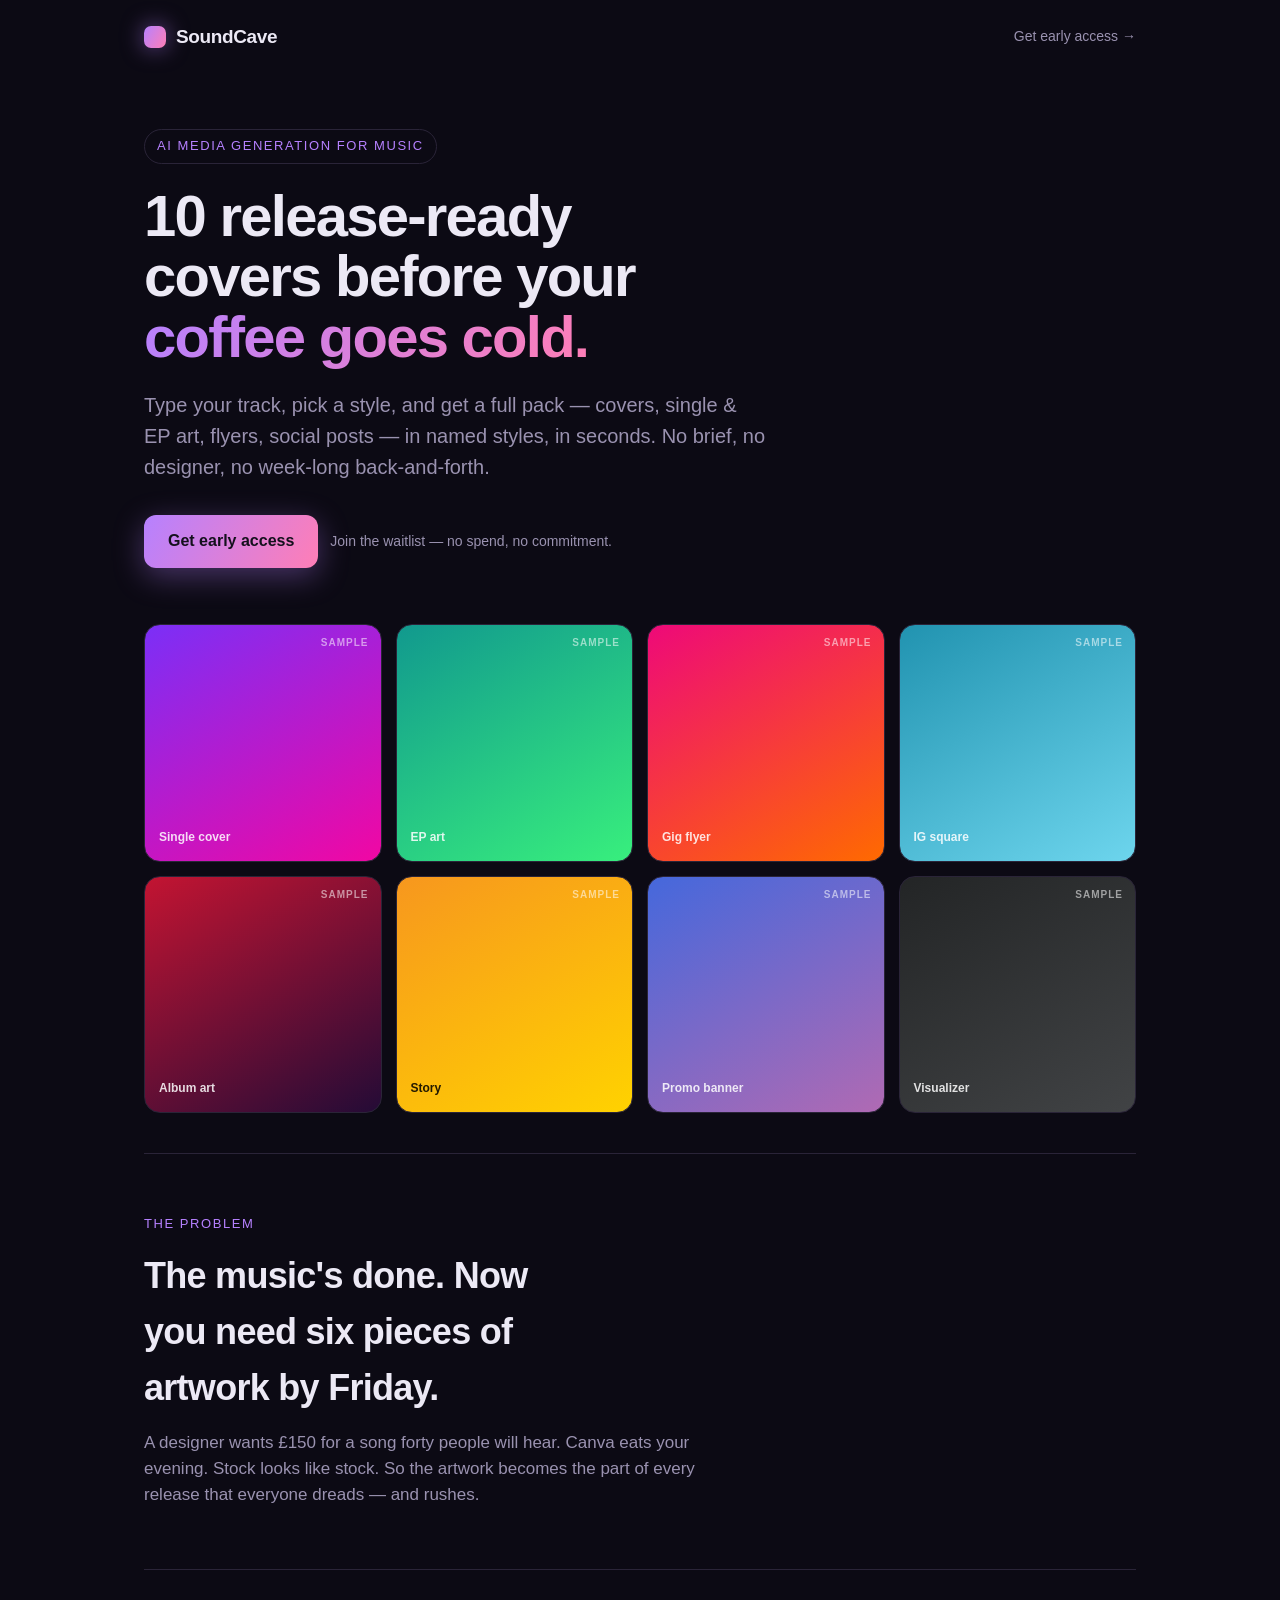
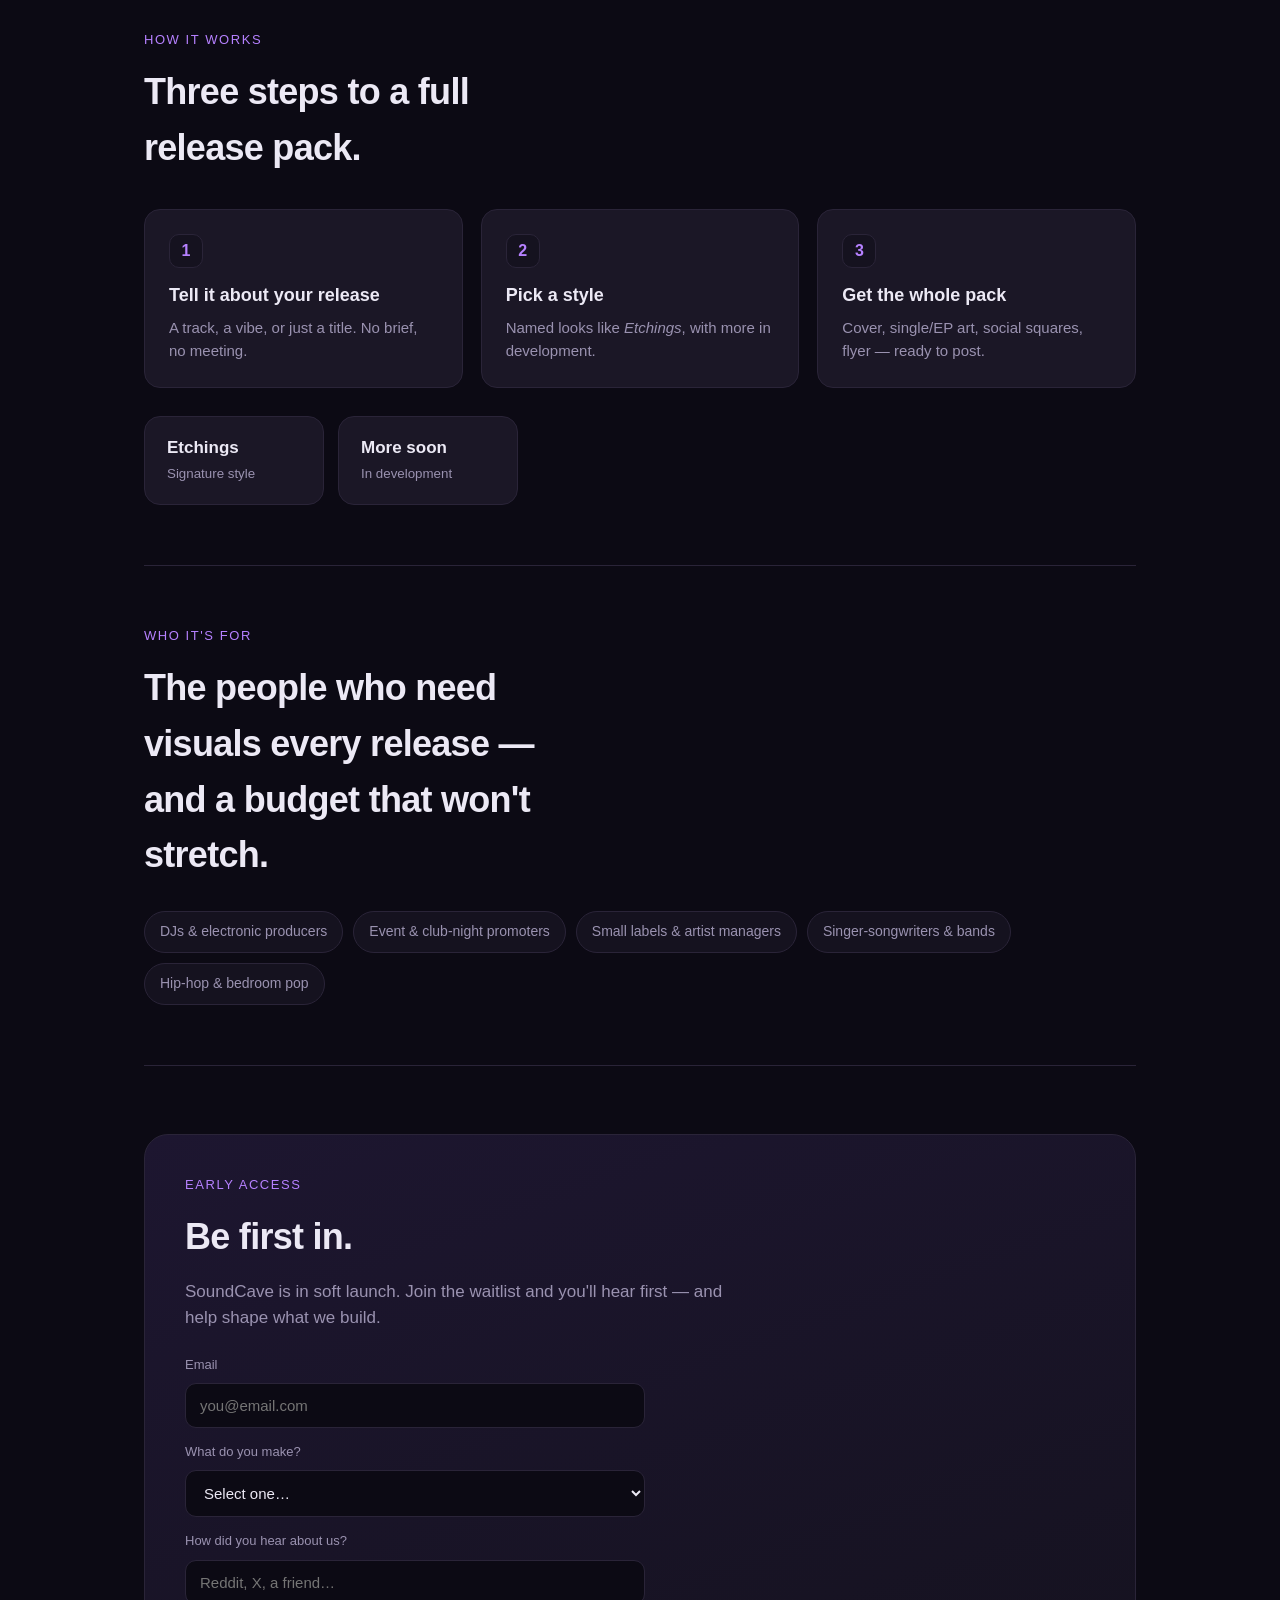
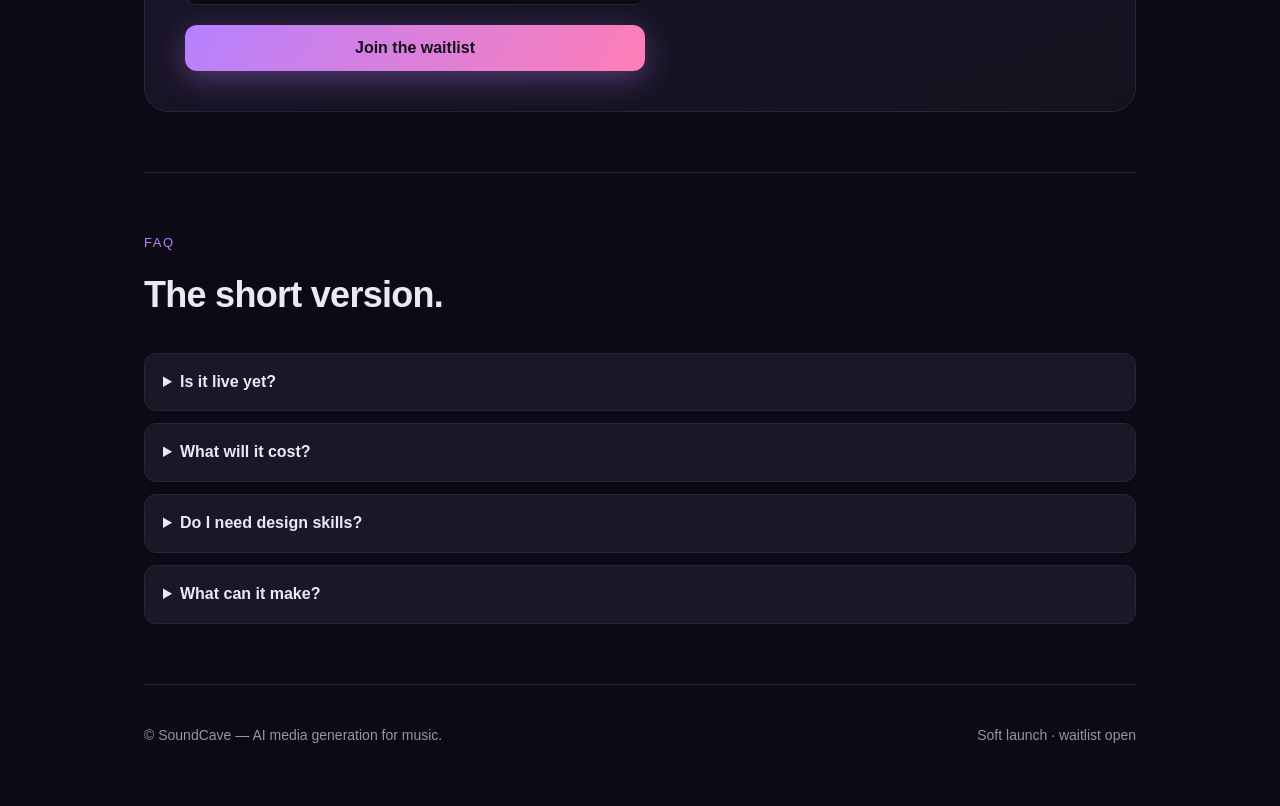
<file: gtm/landing/variants/show-and-tell/index.html>
<!DOCTYPE html>
<!--
  HOOK-TEST VARIANT: "show-and-tell" — leads with speed/volume (the visible result).
  Identical to the control except the hero block + data-variant. Shared styles/JS.
  See ../../README.md for the test setup.
-->
<html lang="en">
<head>
<meta charset="UTF-8" />
<meta name="viewport" content="width=device-width, initial-scale=1.0" />
<title>SoundCave — 10 covers before your coffee goes cold</title>
<meta name="description" content="AI media generation for music. Covers, single & EP art, flyers and promo graphics in named styles — fast and cheap. Join the early-access waitlist." />
<link rel="stylesheet" href="../../styles.css" />
</head>
<body data-variant="show-and-tell">
<div class="wrap">

  <nav>
    <div class="brand"><span class="dot"></span> SoundCave</div>
    <a class="nav-cta" href="#waitlist">Get early access →</a>
  </nav>

  <header>
    <span class="eyebrow">AI media generation for music</span>
    <h1>10 release-ready covers before your <span class="grad">coffee goes cold.</span></h1>
    <p class="sub">Type your track, pick a style, and get a full pack — covers, single &amp; EP art, flyers, social posts — in named styles, in seconds. No brief, no designer, no week-long back-and-forth.</p>
    <div class="cta-row">
      <a class="btn" href="#waitlist">Get early access</a>
      <span class="cta-note">Join the waitlist — no spend, no commitment.</span>
    </div>

    <div class="showcase" aria-label="Sample outputs (placeholders)">
      <div class="tile t1"><span>Single cover</span></div>
      <div class="tile t2"><span>EP art</span></div>
      <div class="tile t3"><span>Gig flyer</span></div>
      <div class="tile t4"><span>IG square</span></div>
      <div class="tile t5"><span>Album art</span></div>
      <div class="tile t6"><span>Story</span></div>
      <div class="tile t7"><span>Promo banner</span></div>
      <div class="tile t8"><span>Visualizer</span></div>
    </div>
  </header>

  <section id="problem">
    <p class="kicker">The problem</p>
    <h2>The music's done. Now you need six pieces of artwork by Friday.</h2>
    <p class="lead">A designer wants £150 for a song forty people will hear. Canva eats your evening. Stock looks like stock. So the artwork becomes the part of every release that everyone dreads — and rushes.</p>
  </section>

  <section id="how">
    <p class="kicker">How it works</p>
    <h2>Three steps to a full release pack.</h2>
    <div class="steps">
      <div class="step"><div class="num">1</div><h3>Tell it about your release</h3><p>A track, a vibe, or just a title. No brief, no meeting.</p></div>
      <div class="step"><div class="num">2</div><h3>Pick a style</h3><p>Named looks like <em>Etchings</em>, with more in development.</p></div>
      <div class="step"><div class="num">3</div><h3>Get the whole pack</h3><p>Cover, single/EP art, social squares, flyer — ready to post.</p></div>
    </div>

    <div class="styles">
      <div class="style"><b>Etchings</b><small>Signature style</small></div>
      <div class="style"><b>More soon</b><small>In development</small></div>
    </div>
  </section>

  <section id="who">
    <p class="kicker">Who it's for</p>
    <h2>The people who need visuals every release — and a budget that won't stretch.</h2>
    <div class="who">
      <span class="chip">DJs &amp; electronic producers</span>
      <span class="chip">Event &amp; club-night promoters</span>
      <span class="chip">Small labels &amp; artist managers</span>
      <span class="chip">Singer-songwriters &amp; bands</span>
      <span class="chip">Hip-hop &amp; bedroom pop</span>
    </div>
  </section>

  <section id="waitlist">
    <div class="signup">
      <p class="kicker">Early access</p>
      <h2>Be first in.</h2>
      <p class="lead">SoundCave is in soft launch. Join the waitlist and you'll hear first — and help shape what we build.</p>

      <form id="waitlist-form">
        <label for="email">Email</label>
        <input type="email" id="email" name="email" placeholder="you@email.com" required />

        <label for="role">What do you make?</label>
        <select id="role" name="role">
          <option value="">Select one…</option>
          <option>DJ / producer</option>
          <option>Promoter</option>
          <option>Label / manager</option>
          <option>Artist (singer-songwriter, band, hip-hop, etc.)</option>
          <option>Other</option>
        </select>

        <label for="source">How did you hear about us?</label>
        <input type="text" id="source" name="source" placeholder="Reddit, X, a friend…" />

        <button class="btn" type="submit">Join the waitlist</button>
      </form>

      <div class="ok" id="ok">
        <strong>You're on the list. 🎧</strong><br />
        We'll be in touch the moment early access opens. <em>(Demo: this form isn't wired to a backend yet — your details were logged to the console, not sent anywhere.)</em>
      </div>
    </div>
  </section>

  <section id="faq">
    <p class="kicker">FAQ</p>
    <h2>The short version.</h2>
    <div class="faq">
      <details><summary>Is it live yet?</summary><p>Not yet — this is the early-access waitlist for the soft launch.</p></details>
      <details><summary>What will it cost?</summary><p>Built to be cheap for people with no design budget. Pricing is still TBD; waitlisters hear first.</p></details>
      <details><summary>Do I need design skills?</summary><p>No. That's the entire point.</p></details>
      <details><summary>What can it make?</summary><p>Covers, single/EP art, promo graphics, social posts and flyers — in named styles.</p></details>
    </div>
  </section>

  <footer>
    <span>© SoundCave — AI media generation for music.</span>
    <span>Soft launch · waitlist open</span>
  </footer>

</div>
<script src="../../app.js"></script>
</body>
</html>
</file>
<file: gtm/landing/styles.css>
/* SoundCave landing — shared styles for the control page and all hook-test
   variants. Keeping styles in one file means a variant differs ONLY in its
   hero copy, so any conversion difference is attributable to the hook. */
:root {
  --bg: #0c0a14;
  --bg-soft: #15121f;
  --card: #1b1726;
  --line: #2a2438;
  --text: #ece9f5;
  --muted: #9a92b0;
  --accent: #b681ff;
  --accent-2: #ff7eb6;
  --accent-grad: linear-gradient(120deg, #b681ff 0%, #ff7eb6 100%);
  --radius: 16px;
}
* { box-sizing: border-box; margin: 0; padding: 0; }
html { scroll-behavior: smooth; }
body {
  font-family: -apple-system, BlinkMacSystemFont, "Segoe UI", Roboto, Helvetica, Arial, sans-serif;
  background: radial-gradient(1200px 600px at 70% -10%, #271d3d 0%, var(--bg) 55%);
  color: var(--text);
  line-height: 1.55;
  -webkit-font-smoothing: antialiased;
}
.wrap { max-width: 1040px; margin: 0 auto; padding: 0 24px; }
a { color: inherit; }

/* nav */
nav { display: flex; align-items: center; justify-content: space-between; padding: 22px 0; }
.brand { display: flex; align-items: center; gap: 10px; font-weight: 700; letter-spacing: -0.02em; font-size: 19px; }
.brand .dot { width: 22px; height: 22px; border-radius: 7px; background: var(--accent-grad); box-shadow: 0 0 22px rgba(182,129,255,.55); }
.nav-cta { font-size: 14px; color: var(--muted); text-decoration: none; }
.nav-cta:hover { color: var(--text); }

/* hero */
header { padding: 56px 0 40px; }
.eyebrow { display: inline-block; font-size: 13px; letter-spacing: .12em; text-transform: uppercase; color: var(--accent); border: 1px solid var(--line); padding: 6px 12px; border-radius: 999px; margin-bottom: 22px; }
h1 { font-size: clamp(34px, 5.5vw, 58px); line-height: 1.05; letter-spacing: -0.03em; font-weight: 800; max-width: 16ch; }
h1 .grad { background: var(--accent-grad); -webkit-background-clip: text; background-clip: text; color: transparent; }
.sub { margin-top: 22px; font-size: clamp(16px, 2vw, 20px); color: var(--muted); max-width: 56ch; }

.cta-row { margin-top: 32px; display: flex; flex-wrap: wrap; gap: 12px; align-items: center; }
.btn { display: inline-flex; align-items: center; gap: 8px; background: var(--accent-grad); color: #14101d; font-weight: 700; border: none; padding: 14px 24px; border-radius: 12px; font-size: 16px; cursor: pointer; text-decoration: none; transition: transform .12s ease, box-shadow .12s ease; box-shadow: 0 8px 30px rgba(182,129,255,.35); }
.btn:hover { transform: translateY(-1px); box-shadow: 0 12px 36px rgba(255,126,182,.4); }
.cta-note { font-size: 14px; color: var(--muted); }

/* showcase grid */
.showcase { display: grid; grid-template-columns: repeat(4, 1fr); gap: 14px; margin-top: 56px; }
.tile { aspect-ratio: 1; border-radius: var(--radius); border: 1px solid var(--line); position: relative; overflow: hidden; display: flex; align-items: flex-end; padding: 14px; font-size: 12px; color: rgba(255,255,255,.85); font-weight: 600; }
.tile span { position: relative; z-index: 2; }
.tile::after { content: "sample"; position: absolute; top: 10px; right: 12px; font-size: 10px; letter-spacing: .1em; text-transform: uppercase; color: rgba(255,255,255,.55); z-index: 2; }
.t1 { background: linear-gradient(150deg, #7b2ff7, #f107a3); }
.t2 { background: linear-gradient(150deg, #11998e, #38ef7d); }
.t3 { background: linear-gradient(150deg, #ee0979, #ff6a00); }
.t4 { background: linear-gradient(150deg, #2193b0, #6dd5ed); }
.t5 { background: linear-gradient(150deg, #c31432, #240b36); }
.t6 { background: linear-gradient(150deg, #f7971e, #ffd200); color:#241a00; }
.t7 { background: linear-gradient(150deg, #4568dc, #b06ab3); }
.t8 { background: linear-gradient(150deg, #232526, #414345); }

/* sections */
section { padding: 60px 0; border-top: 1px solid var(--line); }
.kicker { font-size: 13px; letter-spacing: .12em; text-transform: uppercase; color: var(--accent); margin-bottom: 14px; }
h2 { font-size: clamp(26px, 3.4vw, 36px); letter-spacing: -0.02em; max-width: 22ch; }
.lead { color: var(--muted); margin-top: 14px; max-width: 60ch; font-size: 17px; }

.steps { display: grid; grid-template-columns: repeat(3, 1fr); gap: 18px; margin-top: 34px; }
.step { background: var(--card); border: 1px solid var(--line); border-radius: var(--radius); padding: 24px; }
.step .num { width: 34px; height: 34px; border-radius: 10px; background: var(--bg-soft); border: 1px solid var(--line); display: grid; place-items: center; color: var(--accent); font-weight: 700; margin-bottom: 14px; }
.step h3 { font-size: 18px; margin-bottom: 6px; }
.step p { color: var(--muted); font-size: 15px; }

.who { display: flex; flex-wrap: wrap; gap: 10px; margin-top: 28px; }
.chip { border: 1px solid var(--line); background: var(--bg-soft); color: var(--muted); padding: 9px 15px; border-radius: 999px; font-size: 14px; }

.styles { display: flex; gap: 14px; flex-wrap: wrap; margin-top: 28px; }
.style { border: 1px solid var(--line); border-radius: var(--radius); padding: 18px 22px; background: var(--card); min-width: 180px; }
.style b { display: block; font-size: 17px; }
.style small { color: var(--muted); }

/* form */
.signup { background: linear-gradient(160deg, #1d1630, #15121f); border: 1px solid var(--line); border-radius: 24px; padding: 40px; margin-top: 8px; }
form { display: grid; gap: 14px; max-width: 460px; margin-top: 24px; }
label { font-size: 13px; color: var(--muted); margin-bottom: -6px; }
input, select { background: var(--bg); border: 1px solid var(--line); color: var(--text); padding: 13px 14px; border-radius: 11px; font-size: 15px; font-family: inherit; }
input:focus, select:focus { outline: none; border-color: var(--accent); }
form .btn { justify-content: center; margin-top: 6px; }
.ok { display: none; background: var(--bg); border: 1px solid var(--accent); border-radius: 12px; padding: 18px; margin-top: 24px; color: var(--text); max-width: 460px; }
.ok.show { display: block; }

/* faq */
.faq { margin-top: 30px; display: grid; gap: 12px; }
details { background: var(--card); border: 1px solid var(--line); border-radius: 12px; padding: 16px 18px; }
summary { cursor: pointer; font-weight: 600; }
details p { color: var(--muted); margin-top: 10px; }

footer { padding: 40px 0 60px; color: var(--muted); font-size: 14px; border-top: 1px solid var(--line); display: flex; justify-content: space-between; flex-wrap: wrap; gap: 10px; }

@media (max-width: 760px) {
  .showcase { grid-template-columns: repeat(2, 1fr); }
  .steps { grid-template-columns: 1fr; }
}
</file>
